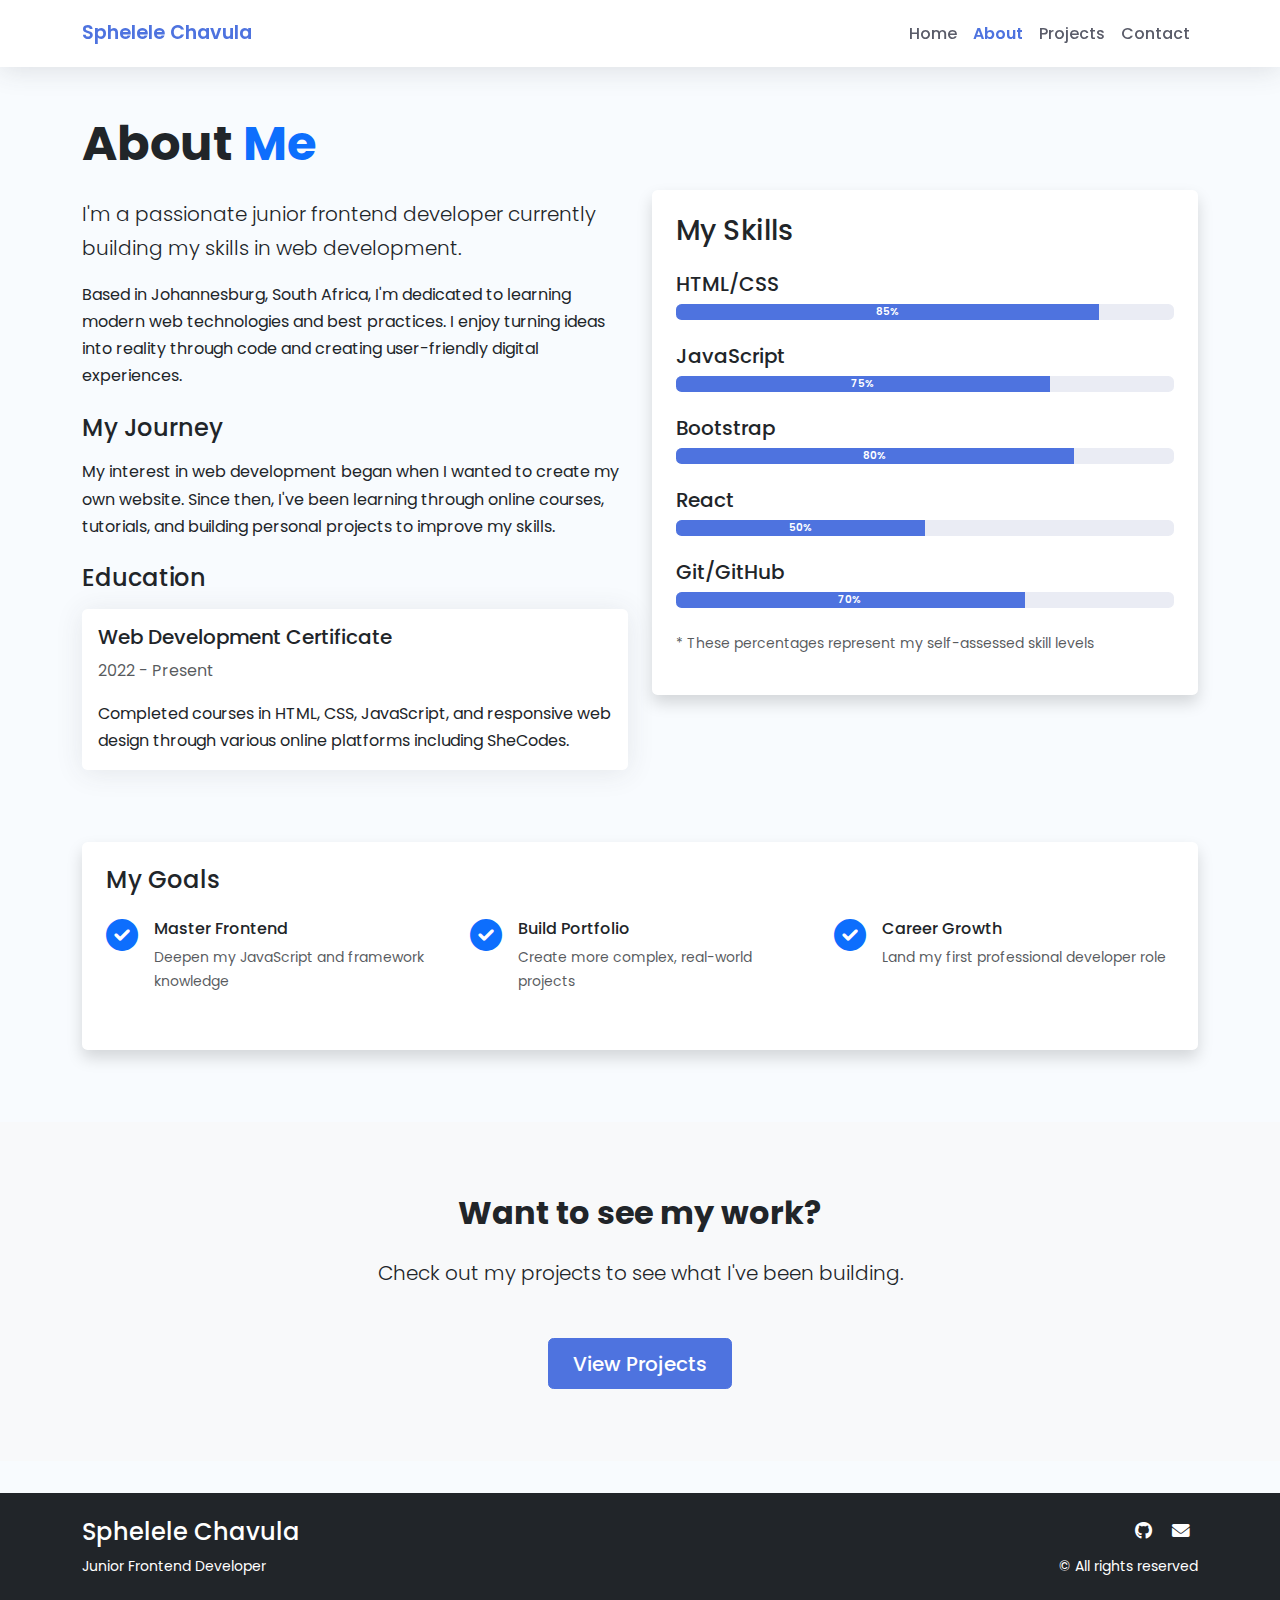
<file: about.html>
<!DOCTYPE html>
<html lang="en">
<head>
    <meta charset="UTF-8">
    <meta name="viewport" content="width=device-width, initial-scale=1.0">
    <title>About Me | Sphelele Chavula</title>
    <link href="https://cdn.jsdelivr.net/npm/bootstrap@5.3.0/dist/css/bootstrap.min.css" rel="stylesheet">
    <link href="https://fonts.googleapis.com/css2?family=Poppins:wght@400;500;600;700&display=swap" rel="stylesheet">
    <link rel="stylesheet" href="src/style.css">
    <link rel="stylesheet" href="https://cdnjs.cloudflare.com/ajax/libs/font-awesome/6.0.0/css/all.min.css">
</head>
<body>
    <!-- Navigation -->
    <nav class="navbar navbar-expand-lg navbar-light sticky-top">
        <div class="container">
            <a class="navbar-brand" href="index.html">Sphelele Chavula</a>
            <button class="navbar-toggler" type="button" data-bs-toggle="collapse" data-bs-target="#navbarNav">
                <span class="navbar-toggler-icon"></span>
            </button>
            <div class="collapse navbar-collapse" id="navbarNav">
                <ul class="navbar-nav ms-auto">
                    <li class="nav-item">
                        <a class="nav-link" href="index.html">Home</a>
                    </li>
                    <li class="nav-item">
                        <a class="nav-link active" href="about.html">About</a>
                    </li>
                    <li class="nav-item">
                        <a class="nav-link" href="projects.html">Projects</a>
                    </li>
                    <li class="nav-item">
                        <a class="nav-link" href="contact.html">Contact</a>
                    </li>
                </ul>
            </div>
        </div>
    </nav>

    <!-- About Content -->
    <section class="py-5">
        <div class="container">
            <div class="row align-items-center">
                <div class="col-lg-6 mb-5 mb-lg-0">
                    <h1 class="display-5 fw-bold mb-4">About <span class="text-primary">Me</span></h1>
                    <p class="lead">I'm a passionate junior frontend developer currently building my skills in web development.</p>
                    
                    <p>Based in Johannesburg, South Africa, I'm dedicated to learning modern web technologies and best practices. I enjoy turning ideas into reality through code and creating user-friendly digital experiences.</p>
                    
                    <div class="my-4">
                        <h3 class="h4 mb-3">My Journey</h3>
                        <p>My interest in web development began when I wanted to create my own website. Since then, I've been learning through online courses, tutorials, and building personal projects to improve my skills.</p>
                    </div>
                    
                    <div class="my-4">
                        <h3 class="h4 mb-3">Education</h3>
                        <div class="card mb-3">
                            <div class="card-body">
                                <h5 class="card-title">Web Development Certificate</h5>
                                <p class="card-text text-muted">2022 - Present</p>
                                <p class="card-text">Completed courses in HTML, CSS, JavaScript, and responsive web design through various online platforms including SheCodes.</p>
                            </div>
                        </div>
                    </div>
                </div>
                
                <div class="col-lg-6">
                    <div class="card shadow">
                        <div class="card-body p-4">
                            <h2 class="h3 mb-4">My Skills</h2>
                            
                            <div class="mb-4">
                                <h5 class="mb-2">HTML/CSS</h5>
                                <div class="progress mb-3">
                                    <div class="progress-bar" role="progressbar" style="width: 85%">85%</div>
                                </div>
                            </div>
                            
                            <div class="mb-4">
                                <h5 class="mb-2">JavaScript</h5>
                                <div class="progress mb-3">
                                    <div class="progress-bar" role="progressbar" style="width: 75%">75%</div>
                                </div>
                            </div>
                            
                            <div class="mb-4">
                                <h5 class="mb-2">Bootstrap</h5>
                                <div class="progress mb-3">
                                    <div class="progress-bar" role="progressbar" style="width: 80%">80%</div>
                                </div>
                            </div>
                            
                            <div class="mb-4">
                                <h5 class="mb-2">React</h5>
                                <div class="progress mb-3">
                                    <div class="progress-bar" role="progressbar" style="width: 50%">50%</div>
                                </div>
                            </div>
                            
                            <div class="mb-4">
                                <h5 class="mb-2">Git/GitHub</h5>
                                <div class="progress">
                                    <div class="progress-bar" role="progressbar" style="width: 70%">70%</div>
                                </div>
                            </div>
                            
                            <div class="mt-4">
                                <p class="text-muted small">* These percentages represent my self-assessed skill levels</p>
                            </div>
                        </div>
                    </div>
                </div>
            </div>
            
            <div class="row mt-5">
                <div class="col-12">
                    <div class="card shadow">
                        <div class="card-body p-4">
                            <h3 class="h4 mb-4">My Goals</h3>
                            <div class="row">
                                <div class="col-md-4 mb-3">
                                    <div class="d-flex">
                                        <div class="me-3 text-primary">
                                            <i class="fas fa-check-circle fa-2x"></i>
                                        </div>
                                        <div>
                                            <h5 class="h6">Master Frontend</h5>
                                            <p class="text-muted small">Deepen my JavaScript and framework knowledge</p>
                                        </div>
                                    </div>
                                </div>
                                <div class="col-md-4 mb-3">
                                    <div class="d-flex">
                                        <div class="me-3 text-primary">
                                            <i class="fas fa-check-circle fa-2x"></i>
                                        </div>
                                        <div>
                                            <h5 class="h6">Build Portfolio</h5>
                                            <p class="text-muted small">Create more complex, real-world projects</p>
                                        </div>
                                    </div>
                                </div>
                                <div class="col-md-4 mb-3">
                                    <div class="d-flex">
                                        <div class="me-3 text-primary">
                                            <i class="fas fa-check-circle fa-2x"></i>
                                        </div>
                                        <div>
                                            <h5 class="h6">Career Growth</h5>
                                            <p class="text-muted small">Land my first professional developer role</p>
                                        </div>
                                    </div>
                                </div>
                            </div>
                        </div>
                    </div>
                </div>
            </div>
        </div>
    </section>

    <!-- Call to Action -->
    <section class="py-5 bg-light">
        <div class="container text-center py-4">
            <h2 class="fw-bold mb-4">Want to see my work?</h2>
            <p class="lead mb-5">Check out my projects to see what I've been building.</p>
            <a href="projects.html" class="btn btn-primary btn-lg">View Projects</a>
        </div>
    </section>

    <!-- Footer -->
   <footer class="footer">
        <div class="container">
            <div class="row align-items-center">
                <div class="col-md-6 text-center text-md-start mb-3 mb-md-0">
                    <h4>Sphelele Chavula</h4>
                    <p class="small mb-0">Junior Frontend Developer</p>
                </div>
                <div class="col-md-6 text-center text-md-end">
                    <div class="social-links">
                        <a href="https://github.com/Spheh123" target="_blank"><i class="fab fa-github"></i></a>
                        <a href="mailto:spheleles332@gmail.com"><i class="fas fa-envelope"></i></a>
                    </div>
                    <p class="small mt-2 mb-0">&copy; <span id="year"></span> All rights reserved</p>
                </div>
            </div>
        </div>
    </footer>

    <script src="https://cdn.jsdelivr.net/npm/bootstrap@5.3.0/dist/js/bootstrap.bundle.min.js"></script>
</body>
</html>
</file>
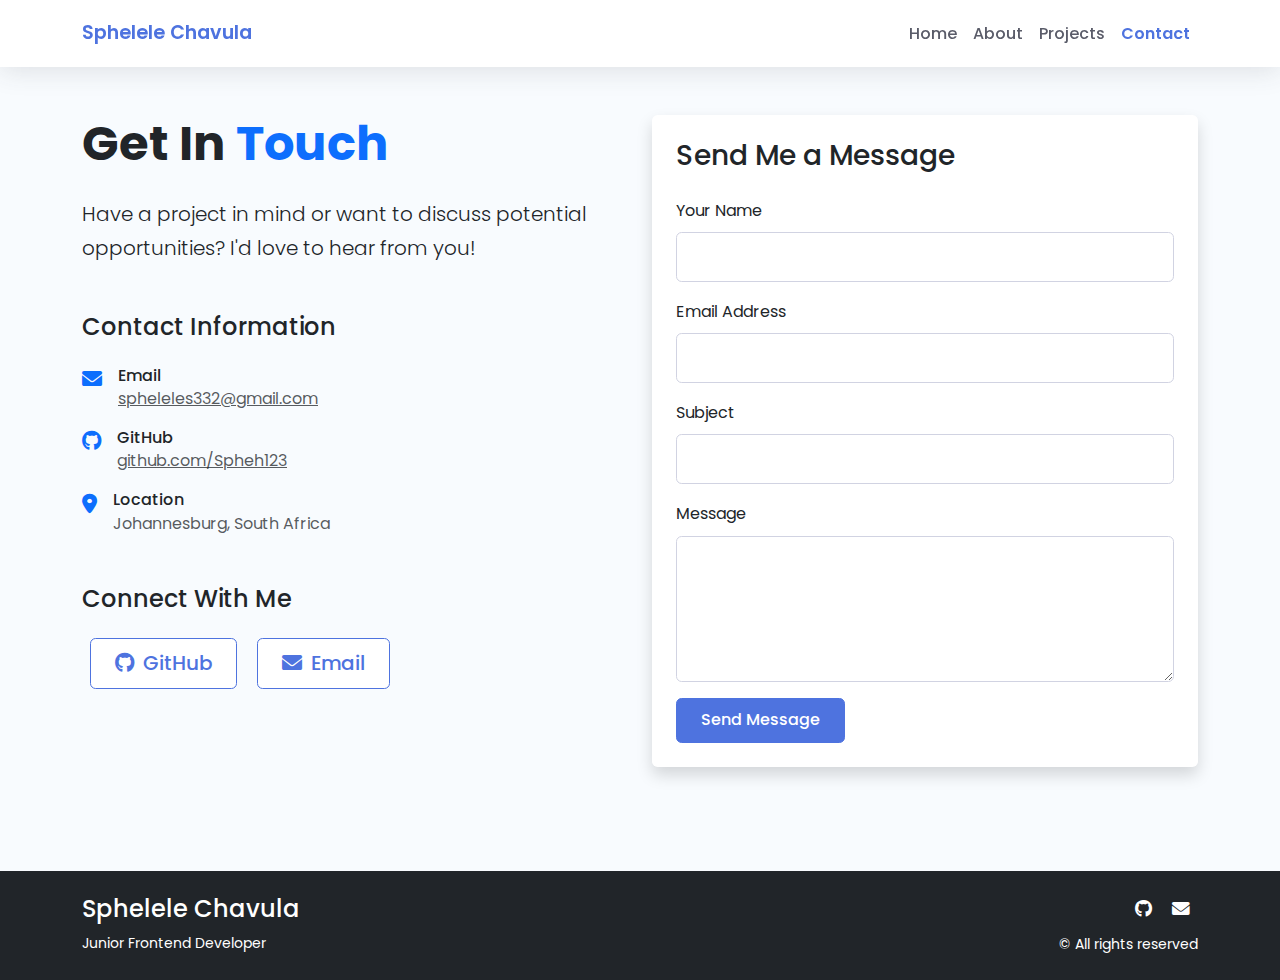
<file: contact.html>
<!DOCTYPE html>
<html lang="en">
<head>
    <meta charset="UTF-8">
    <meta name="viewport" content="width=device-width, initial-scale=1.0">
    <title>Contact Me | Sphelele Chavula</title>
    <link href="https://cdn.jsdelivr.net/npm/bootstrap@5.3.0/dist/css/bootstrap.min.css" rel="stylesheet">
    <link href="https://fonts.googleapis.com/css2?family=Poppins:wght@400;500;600;700&display=swap" rel="stylesheet">
    <link rel="stylesheet" href="src/style.css">
    <link rel="stylesheet" href="https://cdnjs.cloudflare.com/ajax/libs/font-awesome/6.0.0/css/all.min.css">
</head>
<body>
    <!-- Navigation -->
    <nav class="navbar navbar-expand-lg navbar-light sticky-top">
        <div class="container">
            <a class="navbar-brand" href="index.html">Sphelele Chavula</a>
            <button class="navbar-toggler" type="button" data-bs-toggle="collapse" data-bs-target="#navbarNav">
                <span class="navbar-toggler-icon"></span>
            </button>
            <div class="collapse navbar-collapse" id="navbarNav">
                <ul class="navbar-nav ms-auto">
                    <li class="nav-item">
                        <a class="nav-link" href="index.html">Home</a>
                    </li>
                    <li class="nav-item">
                        <a class="nav-link" href="about.html">About</a>
                    </li>
                    <li class="nav-item">
                        <a class="nav-link" href="projects.html">Projects</a>
                    </li>
                    <li class="nav-item">
                        <a class="nav-link active" href="contact.html">Contact</a>
                    </li>
                </ul>
            </div>
        </div>
    </nav>

    <!-- Contact Content -->
    <section class="py-5">
        <div class="container">
            <div class="row">
                <div class="col-lg-6 mb-5 mb-lg-0">
                    <h1 class="display-5 fw-bold mb-4">Get In <span class="text-primary">Touch</span></h1>
                    <p class="lead mb-5">Have a project in mind or want to discuss potential opportunities? I'd love to hear from you!</p>
                    
                    <div class="mb-5">
                        <h3 class="h4 mb-4">Contact Information</h3>
                        <ul class="list-unstyled">
                            <li class="mb-3">
                                <div class="d-flex">
                                    <div class="me-3 text-primary">
                                        <i class="fas fa-envelope fa-lg"></i>
                                    </div>
                                    <div>
                                        <h5 class="h6 mb-0">Email</h5>
                                        <a href="mailto:spheleles332@gmail.com" class="text-muted">spheleles332@gmail.com</a>
                                    </div>
                                </div>
                            </li>
                            <li class="mb-3">
                                <div class="d-flex">
                                    <div class="me-3 text-primary">
                                        <i class="fab fa-github fa-lg"></i>
                                    </div>
                                    <div>
                                        <h5 class="h6 mb-0">GitHub</h5>
                                        <a href="https://github.com/Spheh123" target="_blank" class="text-muted">github.com/Spheh123</a>
                                    </div>
                                </div>
                            </li>
                            <li>
                                <div class="d-flex">
                                    <div class="me-3 text-primary">
                                        <i class="fas fa-map-marker-alt fa-lg"></i>
                                    </div>
                                    <div>
                                        <h5 class="h6 mb-0">Location</h5>
                                        <p class="text-muted mb-0">Johannesburg, South Africa</p>
                                    </div>
                                </div>
                            </li>
                        </ul>
                    </div>
                    
                    <div>
                        <h3 class="h4 mb-4">Connect With Me</h3>
                        <div class="social-links1">
                            <a href="https://github.com/Spheh123" target="_blank" class="btn btn-outline-primary btn-sm me-2 mb-2">
                                <i class="fab fa-github me-1"></i> GitHub
                            </a>
                            <a href="mailto:spheleles332@gmail.com" class="btn btn-outline-primary btn-sm me-2 mb-2">
                                <i class="fas fa-envelope me-1"></i> Email
                            </a>
                        </div>
                    </div>
                </div>
                
                <div class="col-lg-6">
                    <div class="card shadow">
                        <div class="card-body p-4">
                            <h2 class="h3 mb-4">Send Me a Message</h2>
                            <form id="contactForm">
                                <div class="mb-3">
                                    <label for="name" class="form-label">Your Name</label>
                                    <input type="text" class="form-control" id="name" required>
                                </div>
                                <div class="mb-3">
                                    <label for="email" class="form-label">Email Address</label>
                                    <input type="email" class="form-control" id="email" required>
                                </div>
                                <div class="mb-3">
                                    <label for="subject" class="form-label">Subject</label>
                                    <input type="text" class="form-control" id="subject" required>
                                </div>
                                <div class="mb-3">
                                    <label for="message" class="form-label">Message</label>
                                    <textarea class="form-control" id="message" rows="5" required></textarea>
                                </div>
                                <button type="submit" class="btn btn-primary">Send Message</button>
                            </form>
                        </div>
                    </div>
                </div>
            </div>
        </div>
    </section>

    <!-- Footer -->
    <footer class="footer">
        <div class="container">
            <div class="row align-items-center">
                <div class="col-md-6 text-center text-md-start mb-3 mb-md-0">
                    <h4>Sphelele Chavula</h4>
                    <p class="small mb-0">Junior Frontend Developer</p>
                </div>
                <div class="col-md-6 text-center text-md-end">
                    <div class="social-links">
                        <a href="https://github.com/Spheh123" target="_blank"><i class="fab fa-github"></i></a>
                        <a href="mailto:spheleles332@gmail.com"><i class="fas fa-envelope"></i></a>
                    </div>
                    <p class="small mt-2 mb-0">&copy; <span id="year"></span> All rights reserved</p>
                </div>
            </div>
        </div>
    </footer>

    <script src="https://cdn.jsdelivr.net/npm/bootstrap@5.3.0/dist/js/bootstrap.bundle.min.js"></script>
    <script>
        // Simple form handling (would need backend in real implementation)
        document.getElementById('contactForm').addEventListener('submit', function(e) {
            e.preventDefault();
            alert('Thank you for your message! I will get back to you soon.');
            this.reset();
        });
    </script>
</body>
</html>
</file>
<file: src/style.css>
:root {
    --primary-color: #4e73df;
    --secondary-color: #2e59d9;
    --dark-color: #212529;
    --light-color: #f8f9fa;
    --accent-color: #f8f9fa;
}

body {
    font-family: 'Poppins', sans-serif;
    line-height: 1.7;
    color: var(--dark-color);
    background-color: #f8fbfe;
}

/* Navigation */
.navbar {
    box-shadow: 0 0.15rem 1.75rem 0 rgba(58, 59, 69, 0.15);
    background-color: white !important;
    padding: 0.75rem 1rem;
}

.navbar-brand {
    font-weight: 600;
    color: var(--primary-color) !important;
    font-size: 1.2rem;
}

.nav-link {
    font-weight: 500;
    padding: 0.5rem 1rem;
    color: #5a5c69 !important;
}

.nav-link:hover, .nav-link.active {
    color: var(--primary-color) !important;
}

.nav-link.active {
    font-weight: 600;
}

/* Hero Section */
.hero-section {
    background: linear-gradient(135deg, #f8f9fa 0%, #e9ecef 100%);
    min-height: 80vh;
    display: flex;
    align-items: center;
    position: relative;
    overflow: hidden;
}

.hero-section::before {
    content: '';
    position: absolute;
    width: 300px;
    height: 300px;
    border-radius: 50%;
    background-color: rgba(78, 115, 223, 0.1);
    right: -100px;
    top: -100px;
}

.hero-section::after {
    content: '';
    position: absolute;
    width: 200px;
    height: 200px;
    border-radius: 50%;
    background-color: rgba(78, 115, 223, 0.1);
    left: -50px;
    bottom: -50px;
}

.hero-content {
    position: relative;
    z-index: 1;
}

/* Cards */
.card {
    transition: all 0.3s ease;
    border: none;
    border-radius: 0.35rem;
    box-shadow: 0 0.15rem 1.75rem 0 rgba(58, 59, 69, 0.1);
    margin-bottom: 1.5rem;
    overflow: hidden;
}

.card:hover {
    transform: translateY(-10px);
    box-shadow: 0 0.5rem 1.5rem 0 rgba(58, 59, 69, 0.2);
}

.card-img-top {
    height: 180px;
    object-fit: cover;
}

/* Skills */
.skill-badge {
    font-size: 0.85rem;
    font-weight: 500;
    padding: 0.5em 0.8em;
    margin: 0.2rem;
    border-radius: 50rem;
}

/* Progress bars */
.progress {
    height: 1rem;
    border-radius: 0.35rem;
    background-color: #eaecf4;
}

.progress-bar {
    background-color: var(--primary-color);
    font-size: 0.65rem;
    font-weight: 600;
}

/* Buttons */
.btn {
    font-weight: 500;
    padding: 0.6rem 1.5rem;
    border-radius: 0.35rem;
    transition: all 0.3s;
}

.btn-primary {
    background-color: var(--primary-color);
    border-color: var(--primary-color);
}

.btn-primary:hover {
    background-color: var(--secondary-color);
    border-color: var(--secondary-color);
}

.btn-outline-primary {
    color: var(--primary-color);
    border-color: var(--primary-color);
}

.btn-outline-primary:hover {
    background-color: var(--primary-color);
    color: white;
}

/* Contact Form */
.form-control {
    padding: 0.75rem 1rem;
    border: 1px solid #d1d3e2;
    border-radius: 0.35rem;
}

.form-control:focus {
    border-color: var(--primary-color);
    box-shadow: 0 0 0 0.2rem rgba(78, 115, 223, 0.25);
}


.social-links1 a {
    color: var(--primary-color);
    background-color: white;
    font-size: 1.25rem;
    margin: 0 0.5rem;
    transition: all 0.3s;
}
.social-links1 a:hover {
    color: white;
    background-color: royalblue;
}



/* Responsive adjustments */
@media (max-width: 768px) {
    .hero-section {
        padding: 80px 0;
        min-height: auto;
        text-align: center;
    }
    
    section {
        padding: 60px 0;
    }
    
    .display-4 {
        font-size: 2.5rem;
    }
}
/* Footer */
 .footer {
            background-color: #212529;
            color: white;
            padding: 1.5rem 0;
            margin-top: 2rem;
        }
        .social-links a {
            color: white;
            margin: 0 0.5rem;
            font-size: 1.1rem;
        }
</file>
